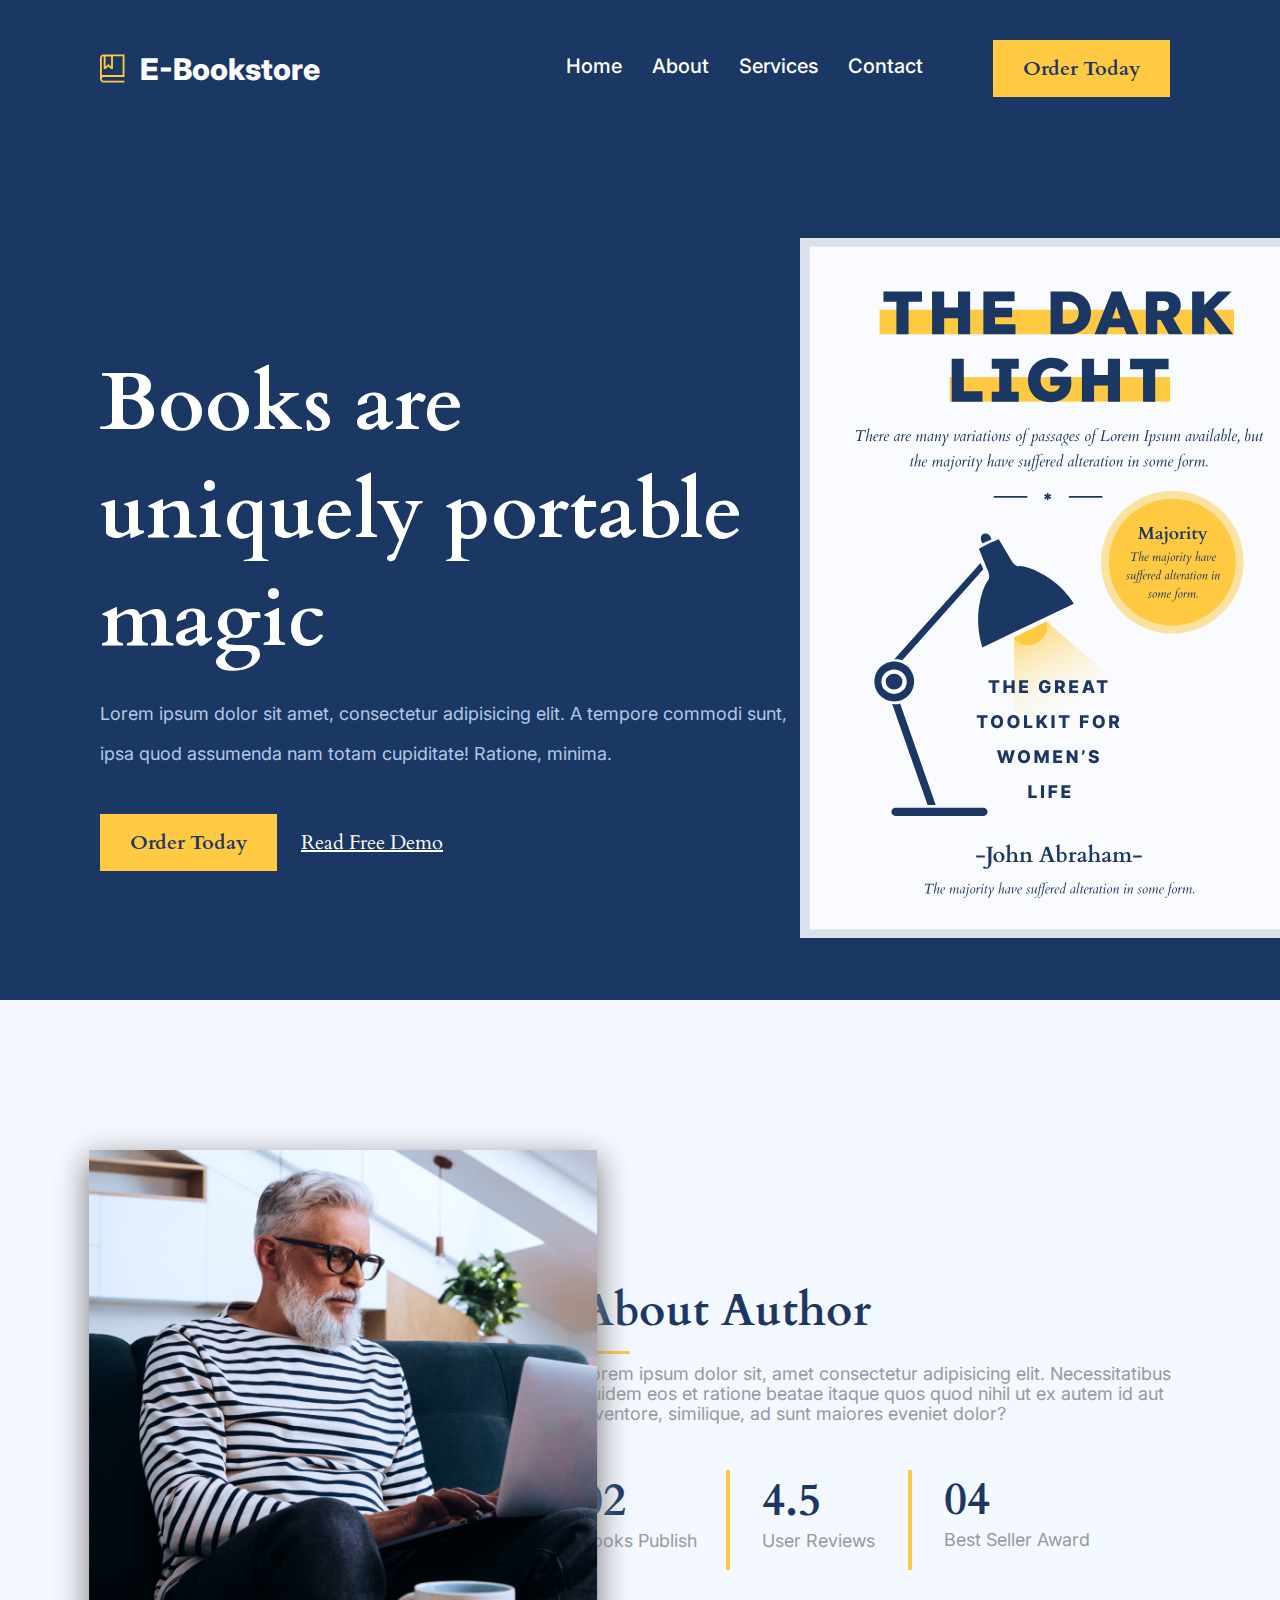
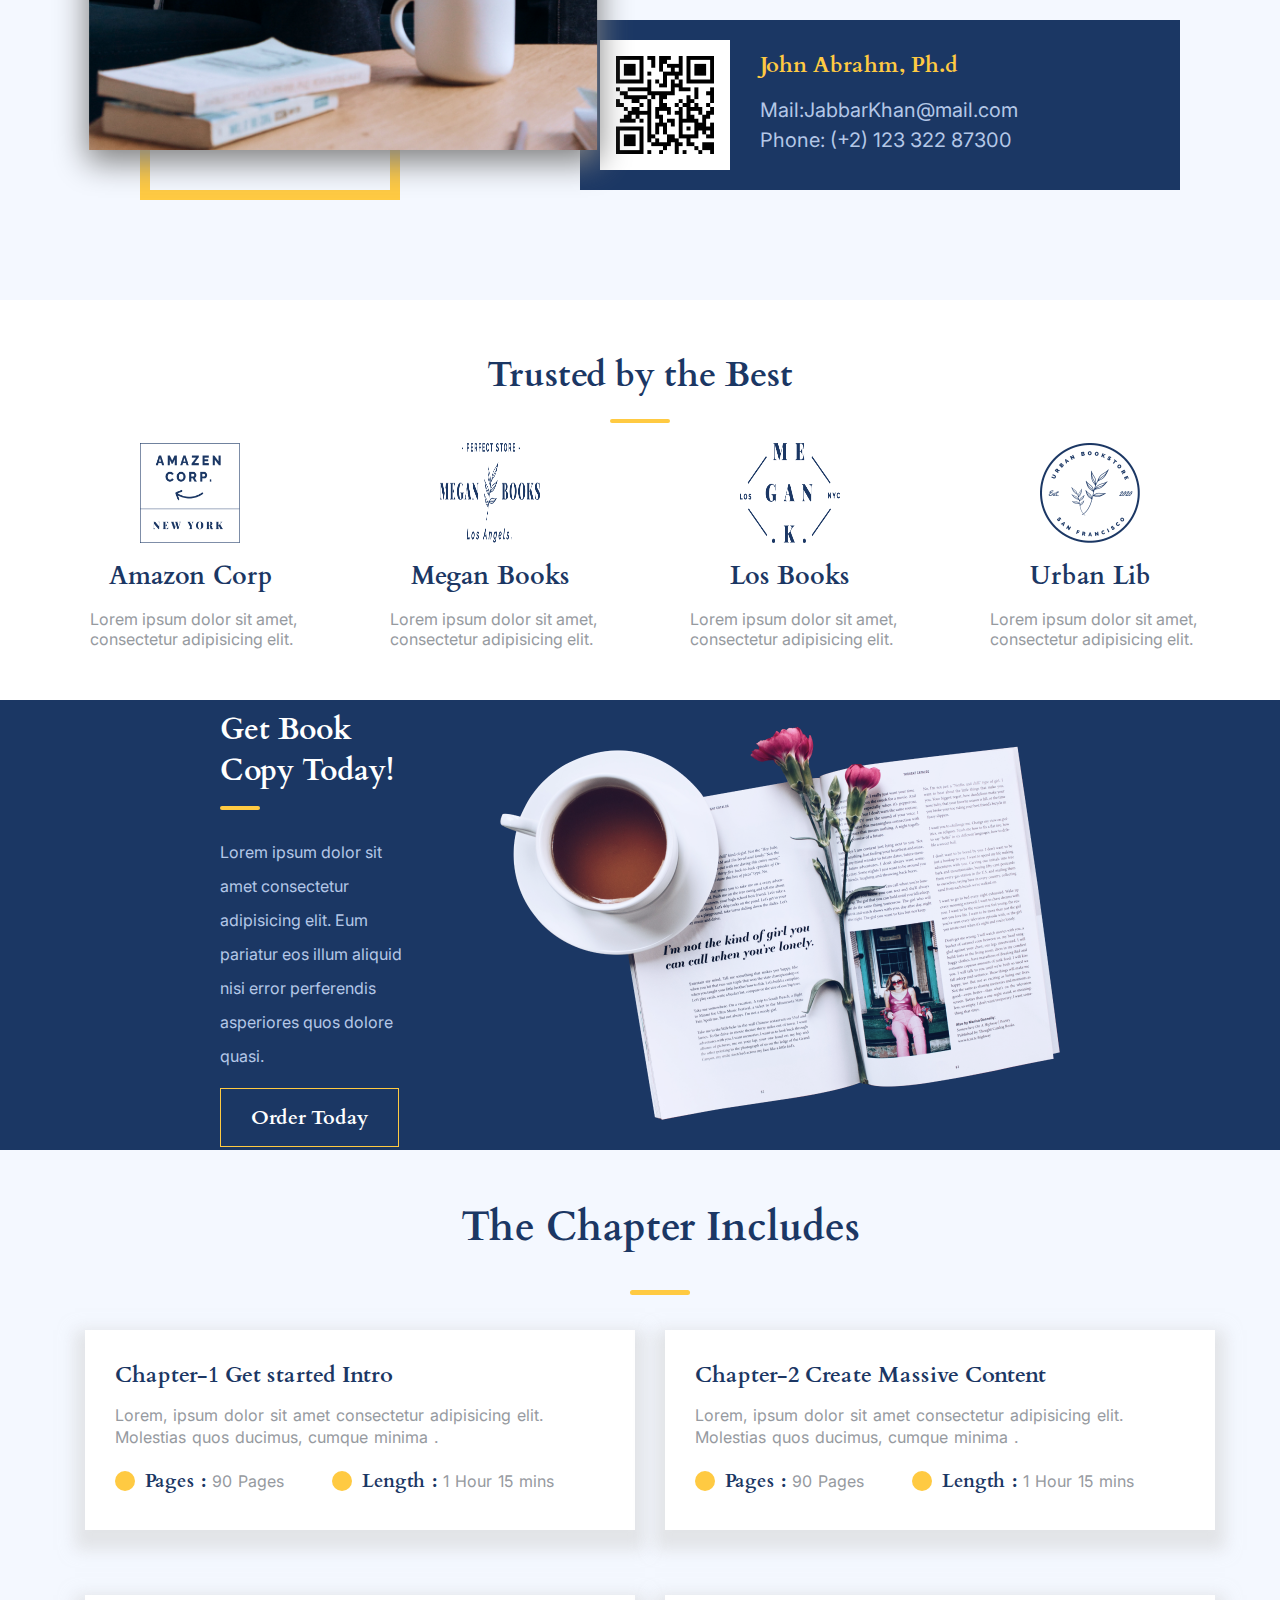
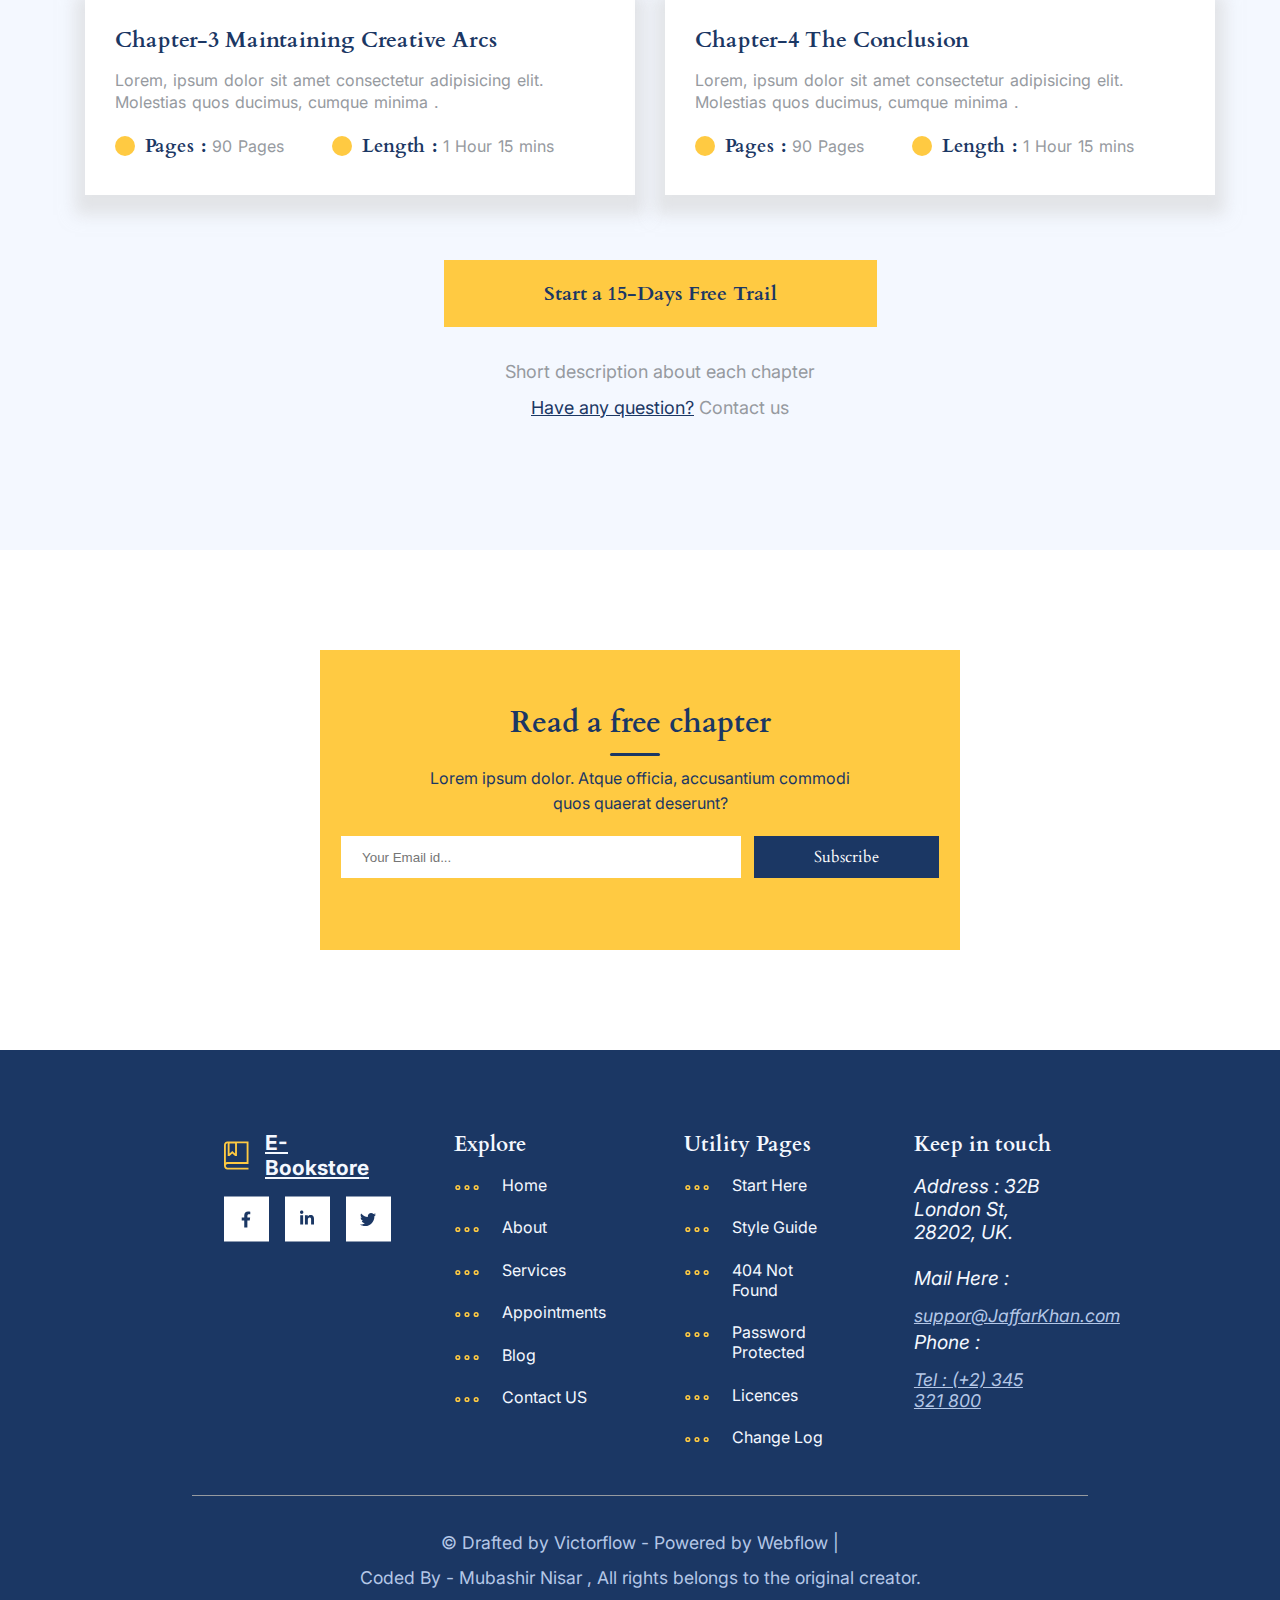
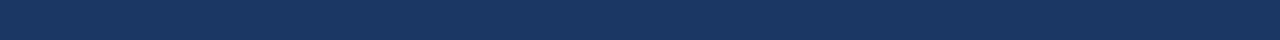
<file: index.html>
<!DOCTYPE html>
<html lang="en">
<head>
    <meta charset="UTF-8">
    <meta name="viewport" content="width=device-width, initial-scale=1.0">
    <!-- Google Fonts 
    inter and cardo -->
    <link rel="preconnect" href="https://fonts.googleapis.com">
    <link rel="preconnect" href="https://fonts.gstatic.com" crossorigin>
    <link href="https://fonts.googleapis.com/css2?family=Big+Shoulders+Display:wght@400;600;700&family=Cardo:ital,wght@0,400;0,700;1,400&family=Inter:wght@200;300;400;600;700;800&family=Lexend+Deca&family=Outfit&display=swap" rel="stylesheet">
    <!-- FontAwsone CDN -->
    <link rel="stylesheet" href="https://cdnjs.cloudflare.com/ajax/libs/font-awesome/6.4.2/css/all.min.css" integrity="sha512-z3gLpd7yknf1YoNbCzqRKc4qyor8gaKU1qmn+CShxbuBusANI9QpRohGBreCFkKxLhei6S9CQXFEbbKuqLg0DA==" crossorigin="anonymous" referrerpolicy="no-referrer" />
     <!-- Css File link -->
        <link rel="stylesheet" href="index.css">
    
    <title>E-BookStore</title>
</head>
<body>
    <!-- Navigation -->
    <header>
        <nav>
                <div class="logo">
                    <img src="/Assets/Logo.svg" alt="">
                    <p>E-Bookstore</p>
                </div>
                <div class="links">
                    <ul>
                        <li><a href="#mainContainer">Home</a></li>
                        <li><a href="Author.html">About</a></li>
                        <li><a href="#trustedContainer">Services</a></li>
                        <li><a href="#freeWrapper">Contact</a></li>
                        <li><a href=""><i class="fa-solid fa-cart-shopping"></i></a></li>
                    </ul>
                    <button class="btn" >Order Today</button>
                </div>
        </nav>
    </header>
    <!-- main section  -->
    <main>
        <div class="mainContainer" id="mainContainer">
            <div class="Content">
                <h2>Books are uniquely portable magic</h2>
                <p>Lorem ipsum dolor sit amet, consectetur adipisicing elit. A tempore commodi sunt, ipsa quod assumenda nam totam cupiditate! Ratione, minima.</p>
                <button class="btn">
                    Order Today
                </button>
                <a href="">Read Free Demo</a>
            </div>
            <div class="image">
                <img src="/Assets/Book.svg" alt="">
            </div>
        </div>

        <!-- About author section  -->
        
        <div class="autContainer" id="autContainer">
            <div class="authImage">
                <img id="authImage" src="/Assets/Photo.jpg" alt="">
            </div>

            <div class="authContent">
                <h2>About Author</h2>
                <div class="line"></div>
                <p>Lorem ipsum dolor sit, amet consectetur adipisicing elit. Necessitatibus quidem eos et ratione beatae itaque quos quod nihil ut ex autem id aut inventore, similique, ad sunt maiores eveniet dolor?</p>
               <div class="revWrap">
                <div id="fb">
                    <h2>02</h2>
                    <p>Books Publish</p>
                </div>
                <div id="fb1">
                    <h2>4.5</h2>
                    <p>User Reviews</p>
                </div>
                <div id="fb2">
                    <h2>04</h2>
                    <p>Best Seller Award
                </div>
               </div>

                <div class="qr">
                    <img src="/Assets/Image.png" alt="">
                    <div class="qrContent">
                        <h3>John Abrahm, Ph.d</h3>
                    <p>Mail:JabbarKhan@mail.com</p>
                    <p>Phone: (+2) 123 322 87300</p>
                    </div>
                </div>
        </div>
    </div>
        <!-- trusted section  -->
        

        <div class="trustedContainer" id="trustedContainer">
            <div class="textsection">
                <h2>Trusted by the Best</h2>
                <div class="line2"></div>
            </div>
             <div class="logos">
                <div class="innerLogos">
                    <img src="/Assets/Logo.png" alt="">
                <h3>Amazon Corp</h3>
                <p>Lorem ipsum dolor sit amet, consectetur adipisicing elit.</p>
                </div>
                <div class="innerLogos">
                    <img src="/Assets/Logo-1.png" alt="">
                <h3>Megan Books</h3>
                <p>Lorem ipsum dolor sit amet, consectetur adipisicing elit.</p>
                </div>
                <div class="innerLogos">
                    <img src="/Assets/Logo-2.png" alt="">
                <h3>Los Books</h3>
                <p>Lorem ipsum dolor sit amet, consectetur adipisicing elit.</p>
                </div>
                <div class="innerLogos">
                    <img src="/Assets/Logo-3.png" alt="">
                <h3>Urban Lib</h3>
                <p>Lorem ipsum dolor sit amet, consectetur adipisicing elit.</p>
                </div>
            </div>
        </div>

        <!-- get books section  -->

        <div class="bookWrapper">
            <div class="bookCont">
                <div class="bText">
                        <h2>Get Book Copy Today!</h2>
                        <div class="line"></div>
                        <p>Lorem ipsum dolor sit amet consectetur adipisicing elit. Eum pariatur eos illum aliquid nisi error perferendis asperiores quos dolore quasi.</p>
                        <button class="btn" >Order Today</button>
                </div>
                <div class="Bimage">
                    <img src="/Assets/Book.png" alt="">
                </div>
            </div>
        </div>

        <!-- cahpters include section -->
        <div class="chapWrapper">
            <div class="chapCont">
                <h2>The Chapter Includes</h2>
                <div class="line2"></div>
                <div class="boxWrapper">
                    <div class="chap1">
                        <h4>Chapter-1 Get started Intro</h4>
                        <p>Lorem, ipsum dolor sit amet consectetur adipisicing elit. Molestias quos ducimus, cumque minima .</p>
                        <div class="pageLen">
                            <div class="page">
                                <div class="circle"></div>
                                <h3>Pages : </h3>
                                <p>90 Pages</p>
                            </div>
                            <div class="page">
                                <div class="circle"></div>
                                <h3>Length :</h3>
                                <p>1 Hour 15 mins</p>
                            </div>
                        </div>
                    </div>
                    <div class="chap1">
                        <h4>Chapter-2 Create Massive Content</h4>
                        <p>Lorem, ipsum dolor sit amet consectetur adipisicing elit. Molestias quos ducimus, cumque minima .</p>
                        <div class="pageLen">
                            <div class="page">
                                <div class="circle"></div>
                                <h3>Pages : </h3>
                                <p>90 Pages</p>
                            </div>
                            <div class="page">
                                <div class="circle"></div>
                                <h3>Length :</h3>
                                <p>1 Hour 15 mins</p>
                            </div>
                        </div>
                    </div>
                    <div class="chap1">
                        <h4>Chapter-3 Maintaining Creative Arcs</h4>
                        <p>Lorem, ipsum dolor sit amet consectetur adipisicing elit. Molestias quos ducimus, cumque minima .</p>
                        <div class="pageLen">
                            <div class="page">
                                <div class="circle"></div>
                                <h3>Pages : </h3>
                                <p>90 Pages</p>
                            </div>
                            <div class="page">
                                <div class="circle"></div>
                                <h3>Length :</h3>
                                <p>1 Hour 15 mins</p>
                            </div>
                        </div>
                    </div>
                    <div class="chap1">
                        <h4>Chapter-4 The Conclusion</h4>
                        <p>Lorem, ipsum dolor sit amet consectetur adipisicing elit. Molestias quos ducimus, cumque minima .</p>
                        <div class="pageLen">
                            <div class="page">
                                <div class="circle"></div>
                                <h3>Pages : </h3>
                                <p>90 Pages</p>
                            </div>
                            <div class="page">
                                <div class="circle"></div>
                                <h3>Length :</h3>
                                <p>1 Hour 15 mins</p>
                            </div>
                        </div>
                    </div>
                    
                    
                </div>
                <div class="trail">
                    <button>Start a 15-Days Free Trail</button>
                    <p>Short description about each chapter</p>
                    <p><a href="">Have any question?</a> Contact us</p>
                </div>
                
            </div>
        </div>

        <!-- Free Chapter section  -->
        <div class="freeWrapper" id="freeWrapper">
            <div class="freeBox">
                    <h2>Read a free chapter</h2>
                    <div class="line"></div>
                    <p>Lorem ipsum dolor. Atque officia, accusantium commodi </p>
                    <p>quos quaerat deserunt?</p>
                    <div class="submission">
                        <input type="text" placeholder="Your Email id...">
                    <button>Subscribe</button>
                    </div>
            </div>
        </div>
    </main>

    <!-- footer -->
    <footer id="footer">
        <div class="footerWrapper">
            <div class="f1">
                <div class="logoWrapper">
                    <a href="#"><img src="/Assets/Logo.svg" />E-Bookstore</a>
                </div>
                <div class="iconContainer">
                    <a href="" ><img src="/Assets/Facebook.svg"/></a>
                    <a href="" ><img src="/Assets/LinkedIn.svg"></a>
                    <a href="" ><img src="/Assets/Twitter.svg" /></a>
                  </div>
            </div>
            <div class="f2">
                <h3>Explore</h3>
                <ul>
                    <li><a href="#">Home</a></li>
                    <li><a href="#">About</a></li>
                    <li><a href="#">Services</a></li>
                    <li><a href="#">Appointments</a></li>
                    <li><a href="#">Blog</a></li>
                    <li><a href="#">Contact US</a></li>
                </ul>
            </div>
            <div class="f3">
                <h3>Utility Pages</h3>
                <ul>
                    <li><a href="#">Start Here</a></li>
                    <li><a href="#">Style Guide</a></li>
                    <li><a href="#">404 Not Found</a></li>
                    <li><a href="#">Password Protected</a></li>
                    <li><a href="#">Licences</a></li>
                    <li><a href="#">Change Log</a></li>
                </ul>
            </div>
            <div class="f4">
                <h3>Keep in touch</h3>
                <address>
                    Address : 32B London St, 28202, UK. <br> <br>
                    Mail Here :   <a class="mail"href="mailto:support@abduljabbar.com">suppor@JaffarKhan.com</a>
                    Phone : <a class="tel"href="tel:+: (+2) 123 545 9000"> Tel : (+2) 345 321 800</a>
                </address> 
                
            </div>
        </div>
        <div class="copyRight">&copy; Drafted by Victorflow - Powered by Webflow | <br>
            Coded By - Mubashir Nisar , All rights belongs to the original creator.
        </div>
    </footer>
    
</body>
</html>
</file>
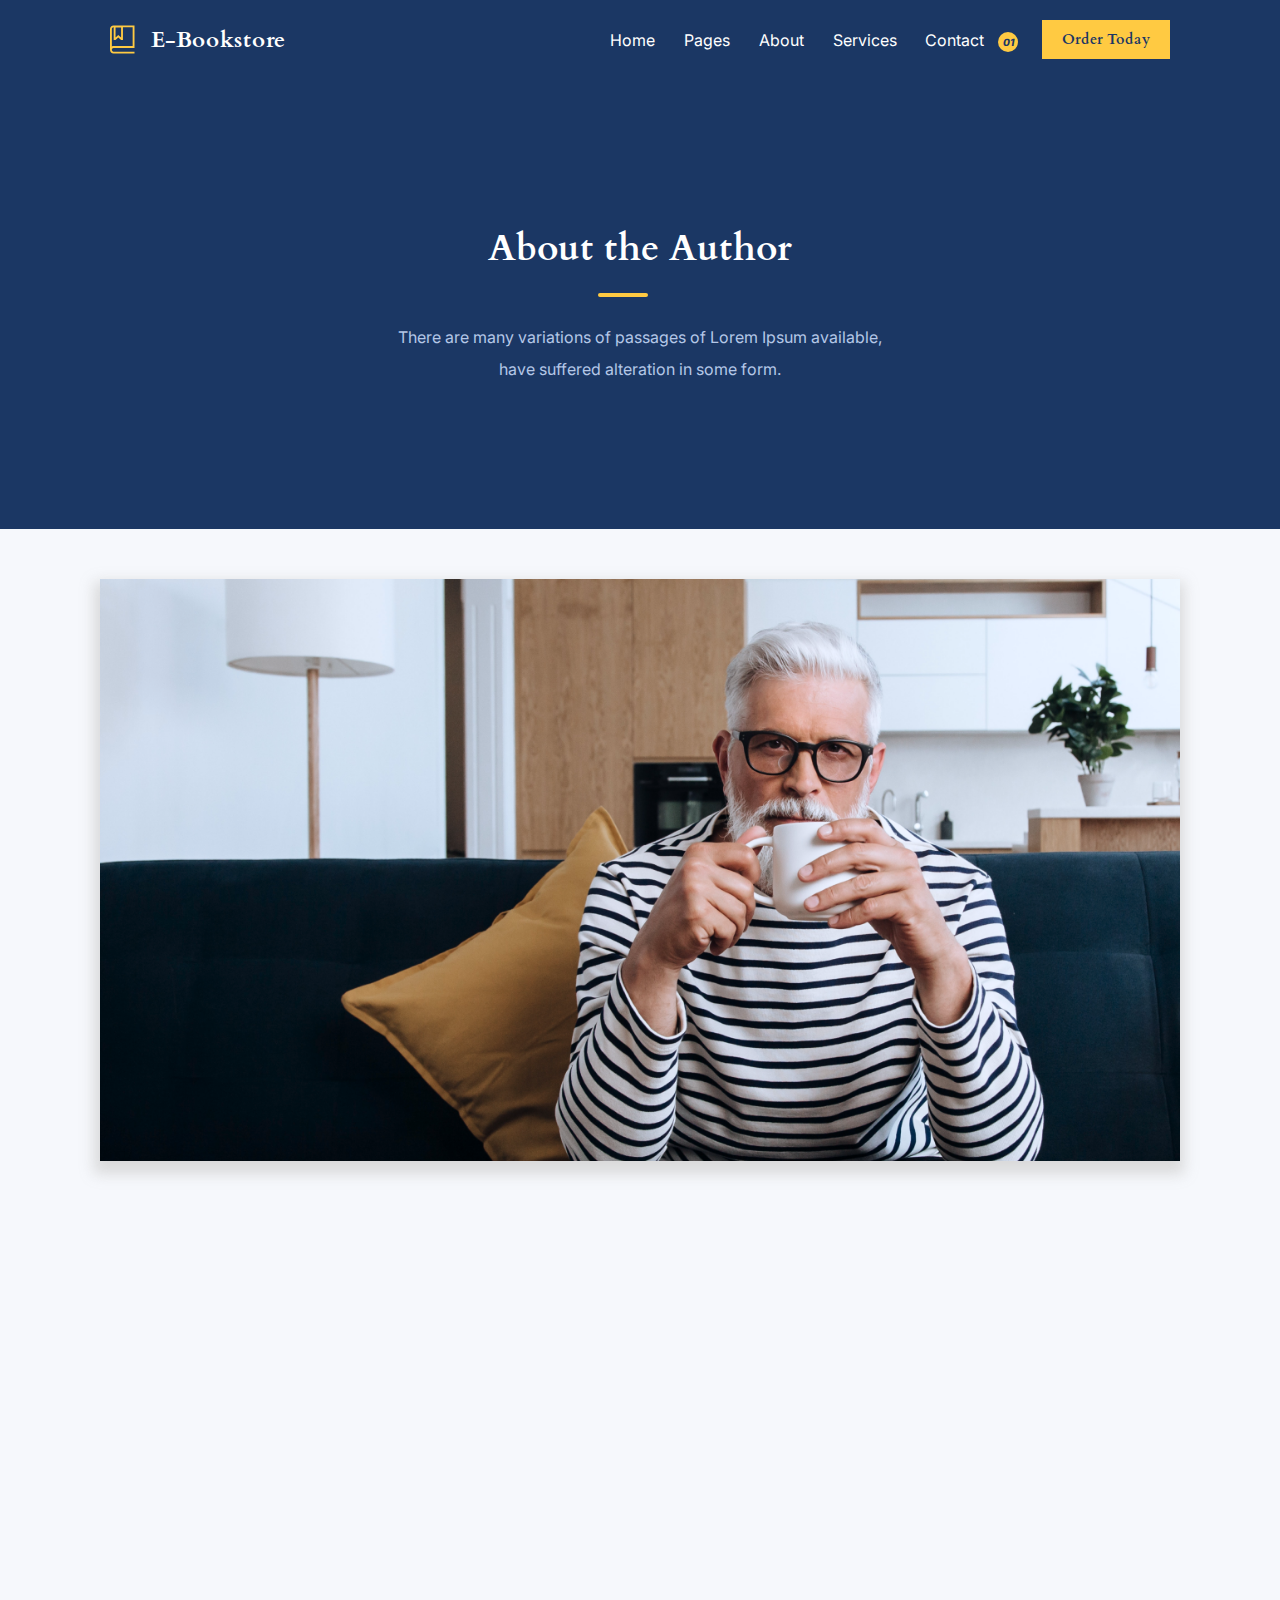
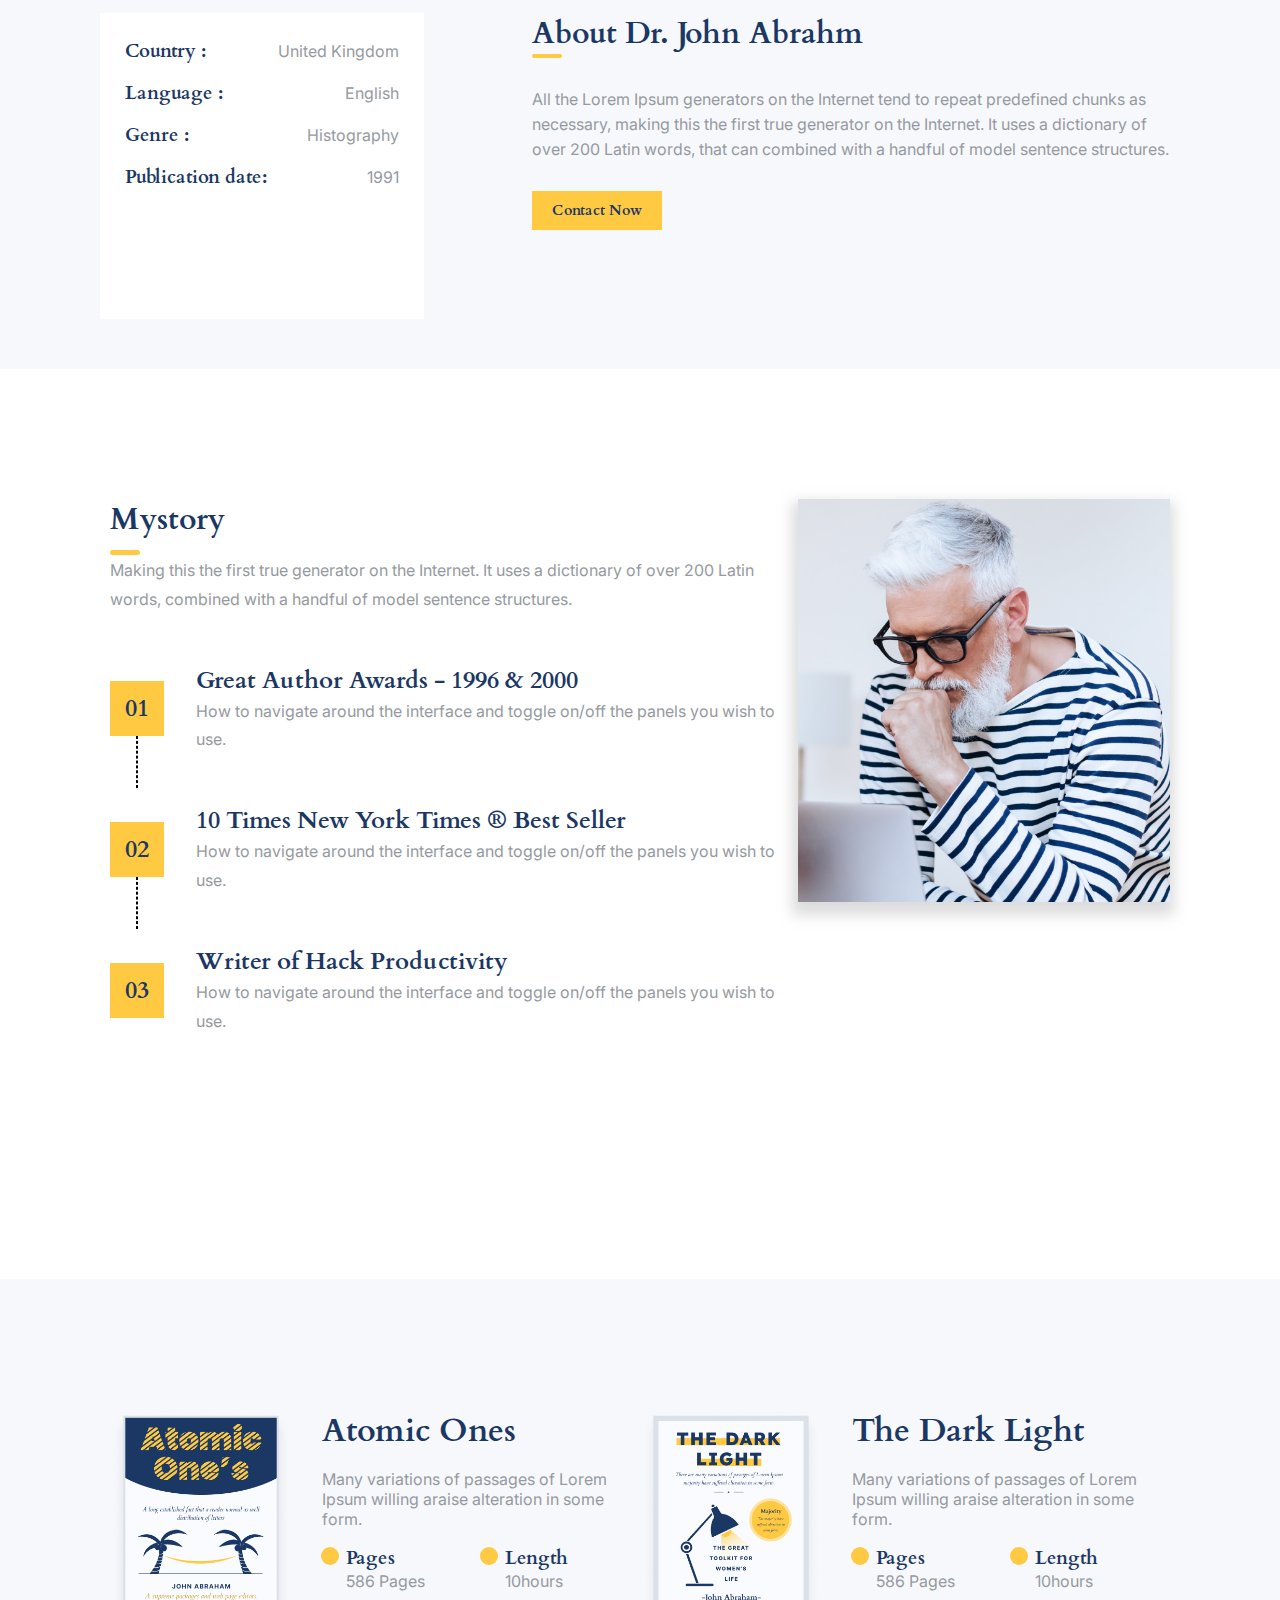
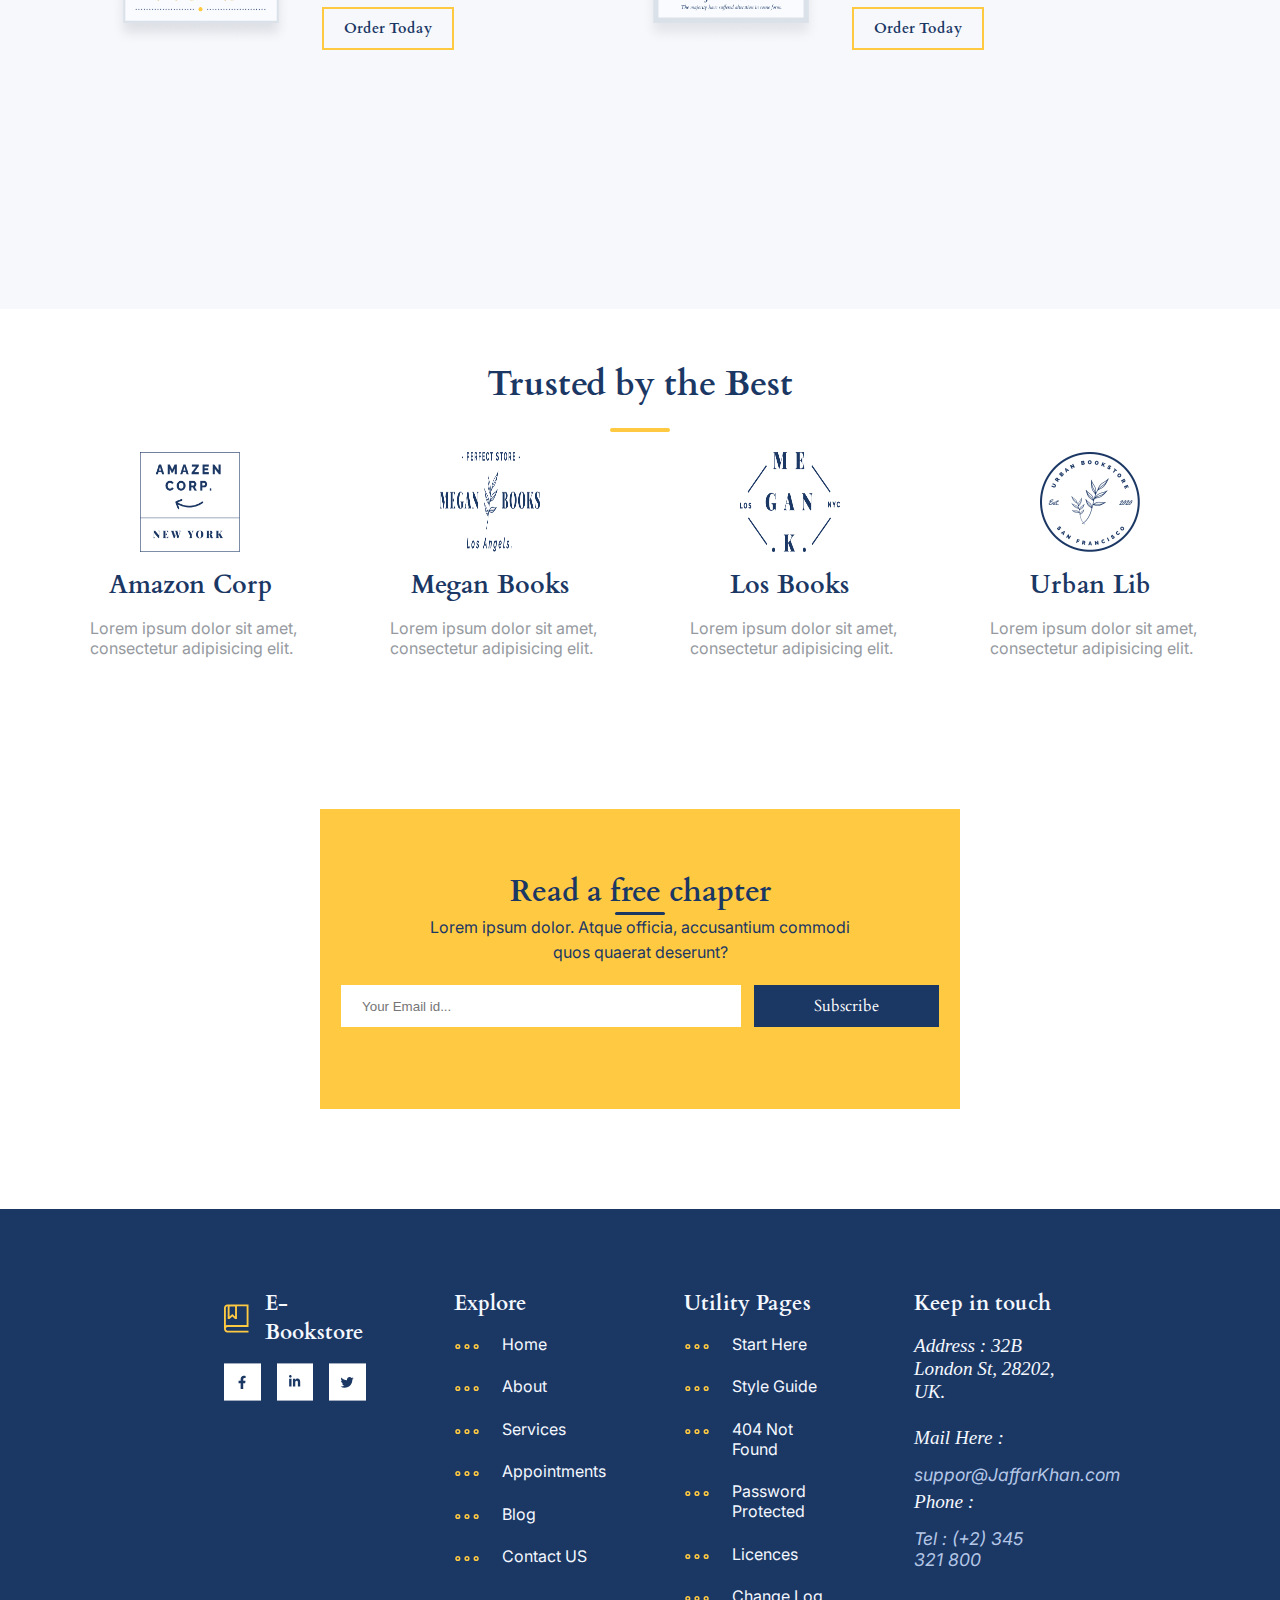
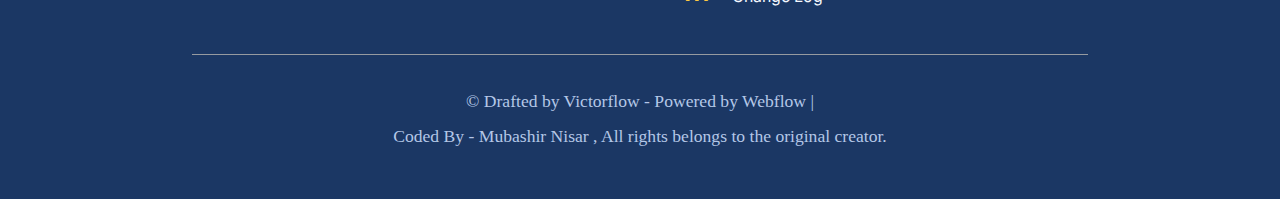
<file: Author.html>
<!DOCTYPE html>
<html lang="en">
  <head>
    <meta charset="UTF-8" />
    <meta name="viewport" content="width=device-width, initial-scale=1.0" />
    <link
      rel="stylesheet"
      href="https://cdnjs.cloudflare.com/ajax/libs/font-awesome/6.4.2/css/all.min.css"
      integrity="sha512-z3gLpd7yknf1YoNbCzqRKc4qyor8gaKU1qmn+CShxbuBusANI9QpRohGBreCFkKxLhei6S9CQXFEbbKuqLg0DA=="
      crossorigin="anonymous"
      referrerpolicy="no-referrer"
    />
    <link rel="stylesheet" href="author.css" />
    <title>Author Section</title>
  </head>
  <body>
    <header>
      <nav>
        <div class="logo">
          <img src="/public/Assests/logo.svg" alt="" />
          <h3>E-Bookstore</h3>
        </div>
        <div class="ham">
          <i class="fa-solid fa-bars"></i>
          <i class="fa-solid fa-xmark"></i>
        </div>
        <div class="links">
          <a href="">Home</a>
          <a href="">Pages</a>
          <a href="">About</a>
          <a href="">Services</a>
          <a href="">Contact</a>
          <a href=""><i class="fa-solid fa-cart-shopping"></i></a>
          <button class="btn">Order Today</button>
        </div>
      </nav>
    </header>

    <!-- =========About Author Section======= -->
    <section class="abt-aut">
      <h1>About the Author</h1>
      <p>
        There are many variations of passages of Lorem Ipsum available,<span>
          have suffered alteration in some form.</span
        >
      </p>
    </section>
    <!-- =============Auther content==============  -->
    <section class="aut-contents">
      <div class="author">
        <img src="/public/images/author.png" alt="" />
      </div>
      <div class="aut-text">
        <div class="left-text">
          <div class="left-inner">
            <h3>Country :</h3>
            <p>United Kingdom</p>
          </div>
          <div class="left-inner">
            <h3>Language :</h3>
            <p>English</p>
          </div>
          <div class="left-inner">
            <h3>Genre :</h3>
            <p>Histography</p>
          </div>
          <div class="left-inner">
            <h3>Publication date:</h3>
            <p>1991</p>
          </div>
        </div>
        <div class="right-text">
          <h1>About Dr. John Abrahm</h1>
          <p>
            All the Lorem Ipsum generators on the Internet tend to repeat
            predefined chunks as necessary, making this the first true generator
            on the Internet. It uses a dictionary of over 200 Latin words, that
            can combined with a handful of model sentence structures.
          </p>
          <button class="btn">Contact Now</button>
        </div>
      </div>
    </section>

    <!-- ==========Story section=========== -->

    <section class="story">
      <div class="story-wrapper">
        <div class="my-story">
          <div class="my-story-top">
            <h1>Mystory</h1>
            <p>
              Making this the first true generator on the Internet. It uses a
              dictionary of over 200 Latin words, combined with a handful of
              model sentence structures.
            </p>
          </div>
          <div class="steps">
            <div class="num">
              <h3>01</h3>
            </div>
            <div class="step-text">
              <h2>Great Author Awards - 1996 & 2000</h2>
              <p>
                How to navigate around the interface and toggle on/off the
                panels you wish to use.
              </p>
            </div>
          </div>
          <div class="steps">
            <div class="num">
              <h3>02</h3>
            </div>
            <div class="step-text">
              <h2>10 Times New York Times ® Best Seller</h2>
              <p>
                How to navigate around the interface and toggle on/off the
                panels you wish to use.
              </p>
            </div>
          </div>
          <div class="steps" id="last">
            <div class="num2">
              <h3>03</h3>
            </div>
            <div class="step-text">
              <h2>Writer of Hack Productivity</h2>
              <p>
                How to navigate around the interface and toggle on/off the
                panels you wish to use.
              </p>
            </div>
          </div>
        </div>
        <div class="story-auth">
          <img src="/public/images/story.jpg" alt="" />
        </div>
      </div>
    </section>
    <!-- ==============Book section============ -->
    <section class="books">
      <div class="book-wrapper">
        <div class="book1">
          <div class="book1img">
            <img src="/public/images/book1.png" alt="" />
          </div>
          <div class="book-text">
            <h2>Atomic Ones</h2>
            <p>
              Many variations of passages of Lorem Ipsum willing araise
              alteration in some form.
            </p>

            <div class="sizes">
              <div class="pages">
                <h3>Pages</h3>
                <p>586 Pages</p>
              </div>
              <div class="length">
                <h3>Length</h3>
                <p>10hours</p>
              </div>
            </div>
            <button class="btn" id="book-btn">Order Today</button>
          </div>
        </div>
        <div class="book1">
          <div class="book1img">
            <img src="/public/images/Book.png" alt="" />
          </div>
          <div class="book-text">
            <h2>The Dark Light</h2>
            <p>
              Many variations of passages of Lorem Ipsum willing araise
              alteration in some form.
            </p>

            <div class="sizes">
              <div class="pages">
                <h3>Pages</h3>
                <p>586 Pages</p>
              </div>
              <div class="length">
                <h3>Length</h3>
                <p>10hours</p>
              </div>
            </div>
            <button class="btn" id="book-btn">Order Today</button>
          </div>
        </div>
      </div>
    </section>


    <!-- ==========trusted section============== -->
    <div class="trustedContainer" id="trustedContainer">
        <div class="textsection">
            <h2>Trusted by the Best</h2>
            <div class="line2"></div>
        </div>
         <div class="logos">
            <div class="innerLogos">
                <img src="/Assets/Logo.png" alt="">
            <h3>Amazon Corp</h3>
            <p>Lorem ipsum dolor sit amet, consectetur adipisicing elit.</p>
            </div>
            <div class="innerLogos">
                <img src="/Assets/Logo-1.png" alt="">
            <h3>Megan Books</h3>
            <p>Lorem ipsum dolor sit amet, consectetur adipisicing elit.</p>
            </div>
            <div class="innerLogos">
                <img src="/Assets/Logo-2.png" alt="">
            <h3>Los Books</h3>
            <p>Lorem ipsum dolor sit amet, consectetur adipisicing elit.</p>
            </div>
            <div class="innerLogos">
                <img src="/Assets/Logo-3.png" alt="">
            <h3>Urban Lib</h3>
            <p>Lorem ipsum dolor sit amet, consectetur adipisicing elit.</p>
            </div>
        </div>
    </div>




    <!-- chapter section  -->


     <!-- Free Chapter section  -->
     <div class="freeWrapper" id="freeWrapper">
        <div class="freeBox">
                <h2>Read a free chapter</h2>
                <div class="line"></div>
                <p>Lorem ipsum dolor. Atque officia, accusantium commodi </p>
                <p>quos quaerat deserunt?</p>
                <div class="submission">
                    <input type="text" placeholder="Your Email id...">
                <button>Subscribe</button>
                </div>
        </div>
    </div>


     <!-- footer -->
     <footer id="footer">
        <div class="footerWrapper">
            <div class="f1">
                <div class="logoWrapper">
                    <a href="#"><img src="/Assets/Logo.svg" />E-Bookstore</a>
                </div>
                <div class="iconContainer">
                    <a href="" ><img src="/Assets/Facebook.svg"/></a>
                    <a href="" ><img src="/Assets/LinkedIn.svg"></a>
                    <a href="" ><img src="/Assets/Twitter.svg" /></a>
                  </div>
            </div>
            <div class="f2">
                <h3>Explore</h3>
                <ul>
                    <li><a href="#">Home</a></li>
                    <li><a href="#">About</a></li>
                    <li><a href="#">Services</a></li>
                    <li><a href="#">Appointments</a></li>
                    <li><a href="#">Blog</a></li>
                    <li><a href="#">Contact US</a></li>
                </ul>
            </div>
            <div class="f3">
                <h3>Utility Pages</h3>
                <ul>
                    <li><a href="#">Start Here</a></li>
                    <li><a href="#">Style Guide</a></li>
                    <li><a href="#">404 Not Found</a></li>
                    <li><a href="#">Password Protected</a></li>
                    <li><a href="#">Licences</a></li>
                    <li><a href="#">Change Log</a></li>
                </ul>
            </div>
            <div class="f4">
                <h3>Keep in touch</h3>
                <address>
                    Address : 32B London St, 28202, UK. <br> <br>
                    Mail Here :   <a class="mail"href="mailto:support@abduljabbar.com">suppor@JaffarKhan.com</a>
                    Phone : <a class="tel"href="tel:+: (+2) 123 545 9000"> Tel : (+2) 345 321 800</a>
                </address> 
                
            </div>
        </div>
        <div class="copyRight">&copy; Drafted by Victorflow - Powered by Webflow | <br>
            Coded By - Mubashir Nisar , All rights belongs to the original creator.
        </div>
    </footer>
    
  </body>
</html>
</file>
<file: index.css>
*{
    margin: 0;
    padding: 0;
    box-sizing: border-box;
}

html{
    scroll-behavior: smooth;
}
:root{
    font-size: 16px;
    --primaryColor : #1B3764;
    --secondaryColor : #FFCA42;
    --colorWhite : #ffffff;
    --colorWhitev4 : #f4f8ff;
    --colorWhiteV2 : #F6F8FC;
    --colorGrayishWhite : #B4C7E7;
    --colorGray : #969AA0;
    --width : 80%;
    --mobileWidth : 96%;
    --colorBlack : #0a0a0a;
    --colorWhiteV3:#F4F8FF;

}
ul{
    list-style-type: none;
   
}
ul a{
    text-decoration-line: none;
    font-family: 'Inter', sans-serif;
    color: white;
}
ul a:hover {
    text-decoration: underline;
    text-decoration-color: #FFCA42;
    transition: 0.4s ease-in;

}

body{
    /* font-family: 'Cardo', serif;  */
    font-family: 'Inter', sans-serif;

}
header{
    background-color: #1B3764;
    color: white;
    width: 100%;
    height: 100px;
    /* border: 1px solid black; */
    padding: 30px 100px 0 100px;
}

nav{
    display: flex;
    justify-content: space-between;
}
.links{
    align-items: center;
    display: flex;
    padding: 10px;
    gap: 20px;

}
.links ul i{
    font-size: 25px;
    padding-right: 20px;
}
.links ul i:hover{
    color: #FFCA42;
    transition: 0.3s ease-in-out;
}
.links ul{
    gap: 30px;
    display: flex;
    justify-content: space-evenly;
}
.links ul li a{
    font-size: 20px;
    font-family: inter;
    font-weight: 500;
}
.btn{
    font-family: cardo;
    font-weight: 700;
    color: #1B3764;
    background-color: #FFCA42;
    border: none;
    padding: 15px 30px;
    font-size: 20px;

}
.btn:hover{
    cursor: pointer;
    background-color: #1B3764;
    border: 1px solid #FFCA42;
    color: #FFCA42;
    transition: 0.5s ease-in-out;
}

.logo{
    display: flex;
    align-items: center;
    gap: 15px;
    font-size: 20px;
    font-weight: 800;
    cursor: pointer;
}
.logo p{
    font-size: 30px;
}
/* main section  */

.mainContainer{
    /* border: 1px solid black; */
    background-color: #1B3764;
    height: 900px;
    display: flex;
    align-items: center;
    padding: 0 100px;
    /* position: relative; */
}

.mainContainer .Content{

    height: 400px;
    /* border: 1px solid red; */
}

.mainContainer .image img{
    margin-top: 80px;
    height: 700px;
}

.mainContainer .image{
    /* position: absolute; */
    right: 2rem;
    top: 2rem;
    /* height: 300px; */
    object-fit: contain;
}

.mainContainer .Content h2{
    font-family: cardo;
    font-weight: 700;
    color: white;
    font-size: 80px;
    padding-bottom: 20px;
}

.mainContainer .Content p{
    width: 700px;
   color: #B4C7E7;
   line-height: 40px;
   /* letter-spacing: -1; */
   font-family: inter;
   font-size: 18px;
   font-weight: 400;
   padding-bottom: 20px;
}

.mainContainer button{
    margin-right: 20px;
    font-size: 20px;
    margin-top: 20px
}

.mainContainer a{
    color: white;
    font-size: 20px;
    font-family: cardo;
    margin-top: 20px;

}

/* author section  */

.autContainer{
    background-color: #F4F8FF;
    padding: 200px 100px 0 140px;
    display: flex;
    /* border: 2px solid black; */
    height: 900px;

}
.autContainer .authImage {
    height: 600px;
    width: 990px;
    padding-right: 150px;
    margin-right: 80px;
    position: relative;
    border: 10px solid #FFCA42;


}
.autContainer .authImage img{
    box-shadow: 0 10px 30px 2px grey;
    height: 600px;
    position: absolute;
    transform: translate(-12%, -10%);

}
/* .autContainer .authImage img::after{
    content: "";
    border: 1px solid black;
    position: absolute;
    inset: 0;
} */
.autContainer .authContent{
    padding: 80px 0 0 100px
}
.autContainer .authContent .revWrap{
    margin-top: 25px;
    display: flex;
    align-items: center;
    gap: 2rem;
}
.autContainer .authContent .rev{
    /* display: flex; */
    align-items: center;
}
.authContent h2{
    font-family: cardo;
    font-size: 45px;
    font-weight: 700;
    color: #1B3764;

}

.line{
    margin: 10px 10px 10px 0;
    height: 3px;
    width: 50px;
    border-radius: 100px;
    background-color: #FFCA42;
}
.authContent p{

    color: #969AA0;
    line-height: 20px;
    font-family: inter;
    font-size: 18px;
    font-weight: 400;
    padding-bottom: 20px;
}
.revWrap{
    display: flex;
    gap: 20px;
}
#fb{
    font-family: cardo;
    width: 150px;
    height: 100px;
    border-right: 4px solid #FFCA42;

}
#fb p{
    font-family: 'Inter', sans-serif;
    font-weight: 400;
    font-size: 18px;
}
#fb1 p{
    font-family: 'Inter', sans-serif;
    font-weight: 400;
    font-size: 18px;
}
#fb2 p{
    font-family: 'Inter', sans-serif;
    font-weight: 400;
    font-size: 18px;
}
#fb1{
    font-family: cardo;
    width: 150px;
    height: 100px;
    border-right: 4px solid #FFCA42;
}

.qr{
    margin-top: 50px;
    display: flex;
    align-items: center;
    width: 600px;
    height: 170px;
    background-color: #1B3764;
    color: white;
    padding: 20px;
}

.qr .qrContent{
    padding-left: 30px;
}

.qr .qrContent h3{
    font-family: cardo;
    color: #FFCA42;
    font-weight: 700;
    font-size: 22px;
    padding-bottom: 20px;
}

.qr .qrContent p{
    color: #B4C7E7;
    font-size: 20px;
    font-weight: 400;
    padding-bottom: 10px;
}

.trustedContainer{
    display: flex;
    align-items: center;
    justify-content: center;
    flex-direction: column;
    height: 400px;
    width: 100%; 
    /* border: 2px solid black; */

}
.trustedContainer .textsection{
    display: flex;
    align-items: center;
    justify-content: center;
    flex-direction: column;
    gap: 1.2rem;
    margin-bottom: 20px;
}
.trustedContainer .textsection h2{
    font-family: cardo;
    font-weight: 700;
    font-size: 35px;
    color: #1B3764;
}
.trustedContainer .textsection .line2{
    height: 4px;
    width: 60px;
    background-color: #FFCA42;
    border-radius: 20px;
 
}

.trustedContainer .innerLogos{
    display: flex;
    justify-content: center;
    align-items: center;
    width: 300px;
    line-break: loose;
    gap: 1rem;
    flex-direction: column;
    
}
.trustedContainer .innerLogos h3{
    color: #1B3764;
    font-family: cardo;
    font-weight: 700;
    font-size: 25px;
}
.trustedContainer .innerLogos p{
    padding-left: 50px;
    color: #969AA0;
}
.trustedContainer .innerLogos img{
    height: 100px;
    width: 100px;
}

.trustedContainer .logos{
    display: flex;

}
.bookWrapper{
    height: 450px;
    width: 100%;
    /* border: 1px solid black; */
    display: flex;
    align-items: center;
    justify-content: center;
    background-color: #1B3764;
}

.bookWrapper .bookCont{
    display: flex;
    align-items: center;
    padding: 10px 180px 10px 220px;
}

.bookWrapper .bookCont .bText .line{
    width: 40px;
    height: 4px;

}
.bookWrapper .bookCont .bText{
    
    color: #fff;
    padding: 10px 0;
    margin: 10px 0;
    
    
}
.bookWrapper .bookCont .bText h2{
    font-size: 30px;
    font-family: cardo;
    padding: 5px 0;
}
.bookWrapper .bookCont .bText p{
    font-family: inter;
    font-size: 16px;
    font-weight: 400;
    line-height: 34px;
    color: #B4C7E7;
    padding: 15px 0;
}
.bookWrapper .bookCont .Bimage{
    height: 100%;
    padding-left: 50px;
}

.bookWrapper .bookCont .bText .btn{
    background-color: #1B3764;
    color: #fff;
    border: 1px solid #FFCA42;
}

.chapWrapper{
    display: flex;
    padding: 0px 180px 300px 220px;
    height: 1000px;
    /* border: 1px solid black; */
    align-items: center;
    justify-content: center;
    background-color: #F4F8FF;
}

.chapWrapper .chapCont{
    display: flex;
    align-items: center;
    gap: 20px;
    flex-direction: column;
    height: 900px;
    margin-top: 300px;
    
}

.chapWrapper .chapCont h2{
    font-family: cardo;
    font-size: 40px;
    align-self: center;
    color: #1B3764;
    
}

.trail{
    display: flex;
    flex-direction: column;
    justify-content: center;
    gap: 0.9rem;
}
.trail p{
    align-self: center;
    color: #969AA0;
    font-size: 18px;
}
.trail p a{
    color: #1B3764;
    font-size: 18px;
}
.chapWrapper .chapCont button{
    padding: 20px 100px;
    font-family: cardo;
    font-size: 20px;
    border-radius: 0;
    border: none;
    background-color: #FFCA42;
    color: #1B3764;
    font-weight: 600;
    margin-top: 10px;
    margin-bottom: 20px;
}
.chapWrapper .chapCont .line2{
    height: 5px;
    margin: 15px 0;
    width: 60px;
    background-color: #FFCA42;
    align-self: center;
    border-radius: 50px;
}
.chapWrapper .chap1{
    background-color: #fff;
    height: 200px;
    width: 550px;
    /* border: 1px solid black; */
    box-shadow: 0 10px 15px 10px rgba(210, 210, 210, 0.535);
    padding: 30px;
    display: flex;
    flex-direction: column;
    gap: 0.9rem;
}
.chapWrapper .chap1 h4{
    font-family: cardo;
    font-size: 22px;
    font-weight: 600;
    color: #1B3764;


}
.chapWrapper .chap1 .pageLen{
    display: flex;
    gap: 3rem;
    padding: 5px 20px 20px 0;

}

.chapWrapper .chap1 .pageLen .page{
    display: flex;
    align-items: center;
    word-spacing: 2px;
}
.chapWrapper .chap1 .pageLen .page h3{
    margin-right: 6px;
    font-family: cardo;
    color: #1B3764;
}

.chapWrapper .chapCont .chap1 p{
    line-height: 22px;
    font-family: inter;
    font-size: 16px;
    color: #969AA0;
    word-spacing: 2px;
}

.chapWrapper .chap1 .pageLen .page .circle
{
    height: 20px;
    width: 20px;
    border-radius: 50%;
    background-color: #FFCA42;
    margin-right: 10px;
}

.boxWrapper{
    display: flex;
    height: 500px;
    width: 1151px;
    gap: 30px;
    flex-wrap: wrap;
}

.freeWrapper{
    height: 500px;
    width: 100%;
    /* border: 1px solid black; */
    display: flex;
    align-items: center;
    justify-content: center;

}

.freeBox{
    height: 300px;
    width: 50%;
    /* border: 1px solid black */
    background-color: #FFCA42;
    flex-direction: column;
    display: flex;
    justify-content: center;

}

.freeBox h2{
   
    align-self: center;
    font-family: cardo;
    color: #1B3764;
    font-weight: 800;
    font-size: 30px;
}

.freeBox .line{
    align-self: center;
    width: 50px;
    height: 3px;
    border-radius: 50px;
    color: #1B3764;
    background-color: #1B3764;
}

.freeBox p{
    color: #1B3764;
    line-height: 25px;
    align-self: center;
    padding-left: 0px;
    /* padding-bottom:; */
}

.submission{
    display: flex;
    align-self: center;
    gap: 0.8rem;
    padding: 20px 0;

}

.submission input{
    height: 40px;
    width: 400px;
    padding: 20px;
    border-radius: 0;
    border: 1px solid #fff;
}
.submission button{
    padding: 10px 60px;
    background-color: #1B3764;
    color: white;
    font-family: cardo;
    font-weight: 400;
    font-size: 16px;
    border: none;

}

footer {
    width: 100%;
    padding: 4rem 12rem;
    height: fit-content;
    background-color: var(--primaryColor);
}
footer .footerWrapper {
    width: 100%;
    display: flex;
    justify-content: space-between;
    border-bottom: 1px solid var(--colorGray);
    padding-bottom: 2rem;
}
footer .footerWrapper .f1 .logoWrapper a{
    display: flex;
    align-items: center;
    gap: 1rem;
    flex-direction: row;
    color: var(--colorWhiteV3);
    font-size: 1.3rem;
    font-weight: 700;
}
footer .footerWrapper .f1 .iconContainer{
    display: flex;
    margin-top: 1rem;
    gap: 1rem;
}
footer .footerWrapper .f1,footer .footerWrapper .f2,footer .footerWrapper .f3,footer .footerWrapper .f4{
    width: 23%;
    padding: 1rem 2rem;
}
footer .footerWrapper .f2 h3,
footer .footerWrapper .f3 h3,
footer .footerWrapper .f4 h3{
    font-family: 'Cardo', serif;
    font-style: normal;
    font-weight: 700;
    color: var(--colorWhiteV3);
    font-size: 1.3rem;
    text-align: left;
    margin-bottom: 1rem;
}
footer .footerWrapper .f2 ul,
footer .footerWrapper .f3 ul {
    display: flex;
    flex-direction: column;
    gap: 1.4rem;
    list-style-image: url("/Assets/icon-list-style.svg");
    padding-left: 2rem;
}
footer .footerWrapper .f2 ul li , 
footer .footerWrapper .f3 ul li{
    display: list-item;
    padding-left: 1rem;
}
footer .footerWrapper .f2 ul li a, 
footer .footerWrapper .f3 ul li a{
    color: var(--colorWhiteV3);
}
footer .footerWrapper .f4 address{
    color: var(--colorWhiteV3);
    line-height: 1.2;
    font-size  : 1.2rem;

   
}
footer .footerWrapper .f4 address > a{
    display: block;
    color: var(--colorGrayishWhite);
    font-size: 1.1rem;
    margin-block: 0.3rem;
    padding-top: 10px;
}
footer .copyRight{
    width: 100%;
    margin-top: 1rem;
    display: flex;
    height: 4rem;
    align-items: center;
    padding: 2rem 0 0;
    justify-content: center;
    color: var(--colorGrayishWhite);
    font-size: 1.1rem;
    text-align: center;
    display: flex;
    line-height: 2;
}
</file>
<file: author.css>
@import url('https://fonts.googleapis.com/css2?family=Cardo:wght@400;700&family=Inter:wght@300;400;500;600;700&family=Rubik:wght@400;500;700&display=swap');


*{
    margin: 0;
    padding: 0;
    box-sizing: border-box;
    /* overflow-x: hidden; */
}

:root{
    --primary-color: #1B3764;
    --secondary-color: #FFCA42;
    --color-white:#FFFFFF;
    --text-color-primary:#969AA0;
    --text-color-secondry:#B4C7E7;
    --color-bg:#F6F8FC;

    font-size: 16px;
    --primaryColor : #1B3764;
    --secondaryColor : #FFCA42;
    --colorWhite : #ffffff;
    --colorWhitev4 : #f4f8ff;
    --colorWhiteV2 : #F6F8FC;
    --colorGrayishWhite : #B4C7E7;
    --colorGray : #969AA0;
    --width : 80%;
    --mobileWidth : 96%;
    --colorBlack : #0a0a0a;
    --colorWhiteV3:#F4F8FF;
}

img{
    display: block;
    max-width: 100%;
}
a{
    text-decoration: none;
    color: var(--color-white);
}

a,p{
    font-family: inter;
}


h1,h2,h3,h4{
    font-family: cardo;
}

.btn{
    padding: 10px 20px;
    background-color: var(--secondary-color);
    color: var(--primary-color);
    border: none;
    font-size: 0.9rem;
    font-weight: 700;
    font-family: Cardo;
}

nav{
    background-color: var(--primary-color);
    padding: 20px 110px;
    display: flex;
    align-items: center;
    justify-content: space-between;
}

.logo{
    color: var(--color-white);
    display: flex;
    align-items: center;
    gap: 1rem;
}
.logo h3{
    font-size: 1.4rem;
}


.ham{
    display: flex;
    align-items: center;
    gap: 1rem;
    display: none;
}
.links{
    display: flex;
    align-items: center;
    gap: 1.8rem;
}

.links a i{
    font-size: 1.8rem;
    position: relative;
}

.links a i::after{
    content: "01";
    display: flex;
    align-items: center;
    justify-content:center ;
    color: #1B3764;
    font-size: 10px;
    font-family: Inter;
    font-weight: 800;
    background-color: var(--secondary-color);
    height: 20px;
    width: 20px;
    top: -8px;
    right: -5px;
    position: absolute;
    border-radius: 50%;
    z-index: 1;
}

.links a:hover{
    text-decoration: underline;
    color: #FFCA42;
}

.abt-aut{
    display: flex;
    align-items: center;
    justify-content: center;
    flex-direction: column;
    height: 50vh;
    width: 100%;
    /* line-height: 5rem; */
    background-color: var(--primary-color);
    gap: 1.5rem;
}
.abt-aut h1{
    color: var(--color-white);
    font-size: 2.3rem;
}
.abt-aut p{
    line-height: 2rem;
    display: flex;
    flex-direction: column;
    color: var(--text-color-secondry);
}
.abt-aut p span{
    display: flex;
    align-self: center;
}

.abt-aut h1::after{
    content: "";
    display: flex;
    align-self: center;
    height: 4px;
    width: 50px;
    border-radius: 20px;
    background-color: var(--secondary-color);
    margin-left: 110px;
    margin-top: 20px;
}

.aut-contents{
    height: 160vh;
    width: 100%;
    padding: 50px 100px;
    display: flex;
    align-items: center;
    justify-content: space-between;
    flex-direction: column;
    background-color: var(--color-bg);
    
}
.author img{
    -webkit-box-shadow: -1px 11px 13px 5px #dad8d78f; 
    box-shadow: -1px 8px 13px 5px rgba(209, 209, 209, 0.769);
}

.aut-text{
    margin-top: 30px;
    display: flex;
    justify-content: space-between;
    /* padding: 20px 110px; */
}

.left-text{
    display: flex;
    gap: 1rem;
    flex-direction: column;
    justify-content:left ;
    padding: 25px;
    height: 34vh;
    width: 30%;
    margin-top: 20px;
    background-color: var(--color-white);
}
.left-inner{
    color: var(--primary-color);
    display: flex;
    align-items: center;
    justify-content: space-between;
}
.left-inner p{
    color: var(--text-color-primary);
    
}
.right-text{
    margin-top: 20px;
    height: 133px;
    width: 60%;
    display: flex;
    flex-direction: column;
    align-items: flex-start;
    gap: 1.8rem;
    
}

.right-text h1{
    color: #1B3764;
    font-size: 30px;
    
    
}
.right-text h1:after{
    content: "";
    display: flex;
    height: 4px;
    width: 30px;
    border-radius: 2px;
    background-color: var(--secondary-color);
    
}

.right-text p{
    color: #969AA0;
    line-height: 25px;
    
}

.story{
    height: 90vh;
    width: 100%;
    padding: 30px 110px;
    margin-top: 100px;
}

.story-wrapper{
    display: flex;
    align-items: flex-start;
    justify-content: center;
    
    
    
}

.my-story h1{
    font-size: 30px;
    color: var(--primary-color);
    
}

.my-story p{
    color: var(--text-color-primary);
    line-height: 180%;
    
}

.my-story-top{
    display: flex;
    gap: 1rem;
    flex-direction: column;
}

.steps{
    display: flex;
    align-items: center;
    /* flex-direction: column; */
    gap: 2rem;
    margin-top: 50px;
}
.my-story-top h1{
    position: relative;
}
.my-story-top h1::after{
    content: "";
    margin-top: 10px;
    border-radius: 20px;
    width: 30px;
    height: 5px;
    display: flex;
    background-color: var(--secondary-color);
    position: absolute;
}

.num{
    height: 55px;
    width: 55px;
    background-color: var(--secondary-color);
    color: var(--primary-color);
    display: flex;
    align-items: center;
    justify-content: center;
    position: relative;
}
.num::after{
    content: "";
    height: 50px;
    border: 1.8px dashed black;
    background-color: #fff;
    position: absolute;
    top: 100%;
}
.num2{
    height: 55px;
    width: 55px;
    background-color: var(--secondary-color);
    color: var(--primary-color);
    display: flex;
    align-items: center;
    justify-content: center;
    position: relative;
}
.step-text h2{
    color: var(--primary-color);
}
.num h3{
    font-size: 24px;
    
}
.num2 h3{
    font-size: 24px;
    
}
.story-auth img{
    -webkit-box-shadow: -1px 11px 13px 5px #dad8d78f; 
    box-shadow: -1px 8px 13px 5px rgba(209, 209, 209, 0.769);
}

.books{
    padding-top: 100px;
    background-color: var(--color-bg);
    height: 70vh;
    width: 100%;
    display: flex;
    align-items: flex-start;
    justify-content: center;
}
.book-wrapper{
    padding: 30px 110px;
    display: flex;
}
.book-wrapper .book1{
    display: flex;
    justify-content: center;
    align-items: center;
    
}
.book-text p{
    color: var(--text-color-primary);
}
.book-text h2{
    color: var(--primary-color);
    font-size: 32px;
    
}
.book-text{
    display: flex;
    flex-direction: column;
    gap: 1rem;
    padding-left: 30px;
    
    
}
.book-text button{
    align-self: self-start;
    background-color: transparent;
    border: 2px solid #FFCA42;
    
}
.sizes{
    display: flex;
    gap: 5rem;
    padding-left: 24px;
}

.sizes h3{
    color: var(--primary-color);
}
.length{
    position: relative;
}
.length h3::before{
    content: "";
    background-color:  var(--secondary-color);
    height: 18px;
    width: 18px;
    border-radius: 50%;
    display: flex;
    position: absolute;
    left: -25px;
    top: 2px;

}
.pages{
    position: relative;
}
.pages h3::before{
    content: "";
    background-color: var(--secondary-color);
    height: 18px;
    width: 18px;
    border-radius: 50%;
    display: flex;
    position: absolute;
    left: -25px;
    top: 2px;
}





/* trusted */

.trustedContainer{
    display: flex;
    align-items: center;
    justify-content: center;
    flex-direction: column;
    height: 400px;
    width: 100%; 
    /* border: 2px solid black; */

}
.trustedContainer .textsection{
    display: flex;
    align-items: center;
    justify-content: center;
    flex-direction: column;
    gap: 1.2rem;
    margin-bottom: 20px;
}
.trustedContainer .textsection h2{
    font-family: cardo;
    font-weight: 700;
    font-size: 35px;
    color: #1B3764;
}
.trustedContainer .textsection .line2{
    height: 4px;
    width: 60px;
    background-color: #FFCA42;
    border-radius: 20px;
 
}

.trustedContainer .innerLogos{
    display: flex;
    justify-content: center;
    align-items: center;
    width: 300px;
    line-break: loose;
    gap: 1rem;
    flex-direction: column;
    
}
.trustedContainer .innerLogos h3{
    color: #1B3764;
    font-family: cardo;
    font-weight: 700;
    font-size: 25px;
}
.trustedContainer .innerLogos p{
    padding-left: 50px;
    color: #969AA0;
}
.trustedContainer .innerLogos img{
    height: 100px;
    width: 100px;
}

.trustedContainer .logos{
    display: flex;

}


/* free chapter  */


.freeWrapper{
    height: 500px;
    width: 100%;
    /* border: 1px solid black; */
    display: flex;
    align-items: center;
    justify-content: center;

}

.freeBox{
    height: 300px;
    width: 50%;
    /* border: 1px solid black */
    background-color: #FFCA42;
    flex-direction: column;
    display: flex;
    justify-content: center;

}

.freeBox h2{
   
    align-self: center;
    font-family: cardo;
    color: #1B3764;
    font-weight: 800;
    font-size: 30px;
}

.freeBox .line{
    align-self: center;
    width: 50px;
    height: 3px;
    border-radius: 50px;
    color: #1B3764;
    background-color: #1B3764;
}

.freeBox p{
    color: #1B3764;
    line-height: 25px;
    align-self: center;
    padding-left: 0px;
    /* padding-bottom:; */
}

.submission{
    display: flex;
    align-self: center;
    gap: 0.8rem;
    padding: 20px 0;

}

.submission input{
    height: 40px;
    width: 400px;
    padding: 20px;
    border-radius: 0;
    border: 1px solid #fff;
}
.submission button{
    padding: 10px 60px;
    background-color: #1B3764;
    color: white;
    font-family: cardo;
    font-weight: 400;
    font-size: 16px;
    border: none;

}



footer {
    width: 100%;
    padding: 4rem 12rem;
    height: fit-content;
    background-color: var(--primaryColor);
}
footer .footerWrapper {
    width: 100%;
    display: flex;
    justify-content: space-between;
    border-bottom: 1px solid var(--colorGray);
    padding-bottom: 2rem;
}
footer .footerWrapper .f1 .logoWrapper a{
    display: flex;
    align-items: center;
    gap: 1rem;
    flex-direction: row;
    color: var(--colorWhiteV3);
    font-size: 1.3rem;
    font-weight: 700;
    font-family: cardo;
}
footer .footerWrapper .f1 .iconContainer{
    display: flex;
    margin-top: 1rem;
    gap: 1rem;
}
footer .footerWrapper .f1,footer .footerWrapper .f2,footer .footerWrapper .f3,footer .footerWrapper .f4{
    width: 23%;
    padding: 1rem 2rem;
}
footer .footerWrapper .f2 h3,
footer .footerWrapper .f3 h3,
footer .footerWrapper .f4 h3{
    font-family: 'Cardo', serif;
    font-style: normal;
    font-weight: 700;
    color: var(--colorWhiteV3);
    font-size: 1.3rem;
    text-align: left;
    margin-bottom: 1rem;
}
footer .footerWrapper .f2 ul,
footer .footerWrapper .f3 ul {
    display: flex;
    flex-direction: column;
    gap: 1.4rem;
    list-style-image: url("/Assets/icon-list-style.svg");
    padding-left: 2rem;
}
footer .footerWrapper .f2 ul li , 
footer .footerWrapper .f3 ul li{
    display: list-item;
    padding-left: 1rem;
}
footer .footerWrapper .f2 ul li a, 
footer .footerWrapper .f3 ul li a{
    color: var(--colorWhiteV3);
}
footer .footerWrapper .f4 address{
    color: var(--colorWhiteV3);
    line-height: 1.2;
    font-size  : 1.2rem;

   
}
footer .footerWrapper .f4 address > a{
    display: block;
    color: var(--colorGrayishWhite);
    font-size: 1.1rem;
    margin-block: 0.3rem;
    padding-top: 10px;
}
footer .copyRight{
    width: 100%;
    margin-top: 1rem;
    display: flex;
    height: 4rem;
    align-items: center;
    padding: 2rem 0 0;
    justify-content: center;
    color: var(--colorGrayishWhite);
    font-size: 1.1rem;
    text-align: center;
    display: flex;
    line-height: 2;
}
</file>
